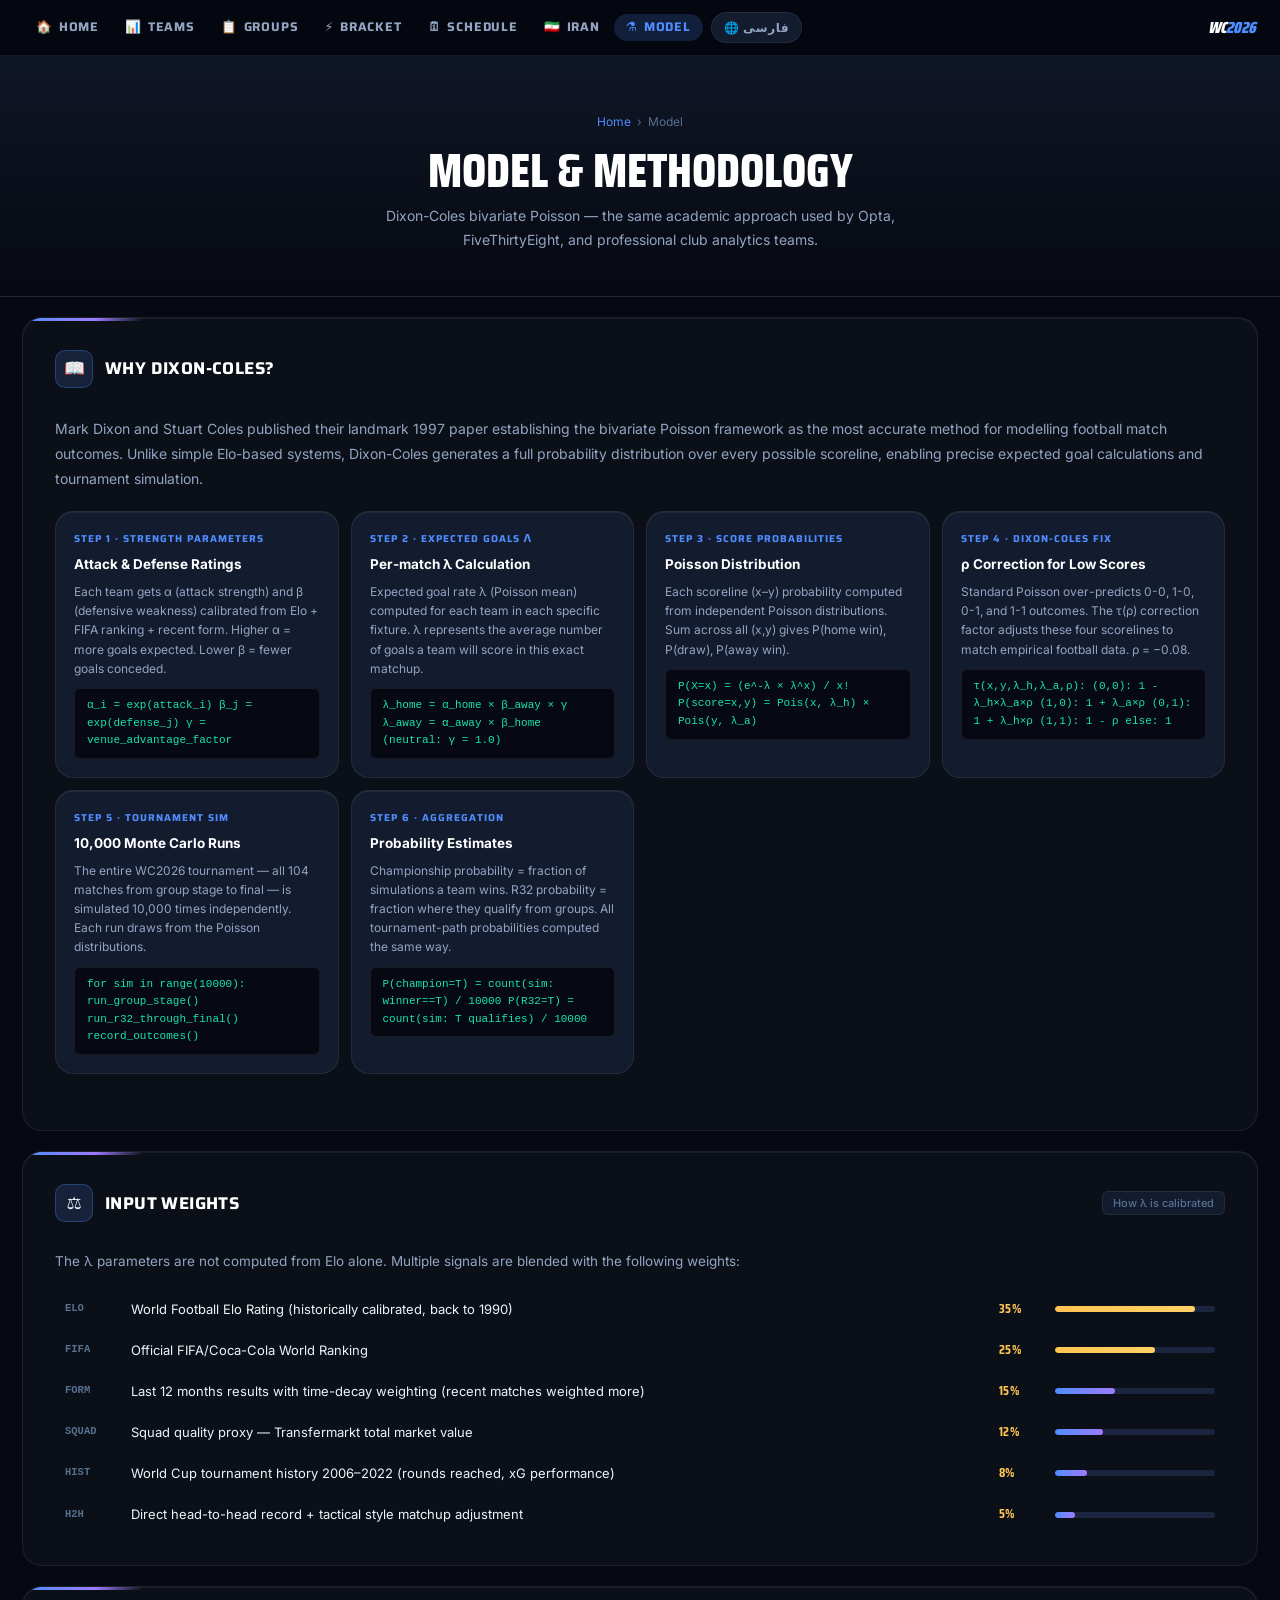
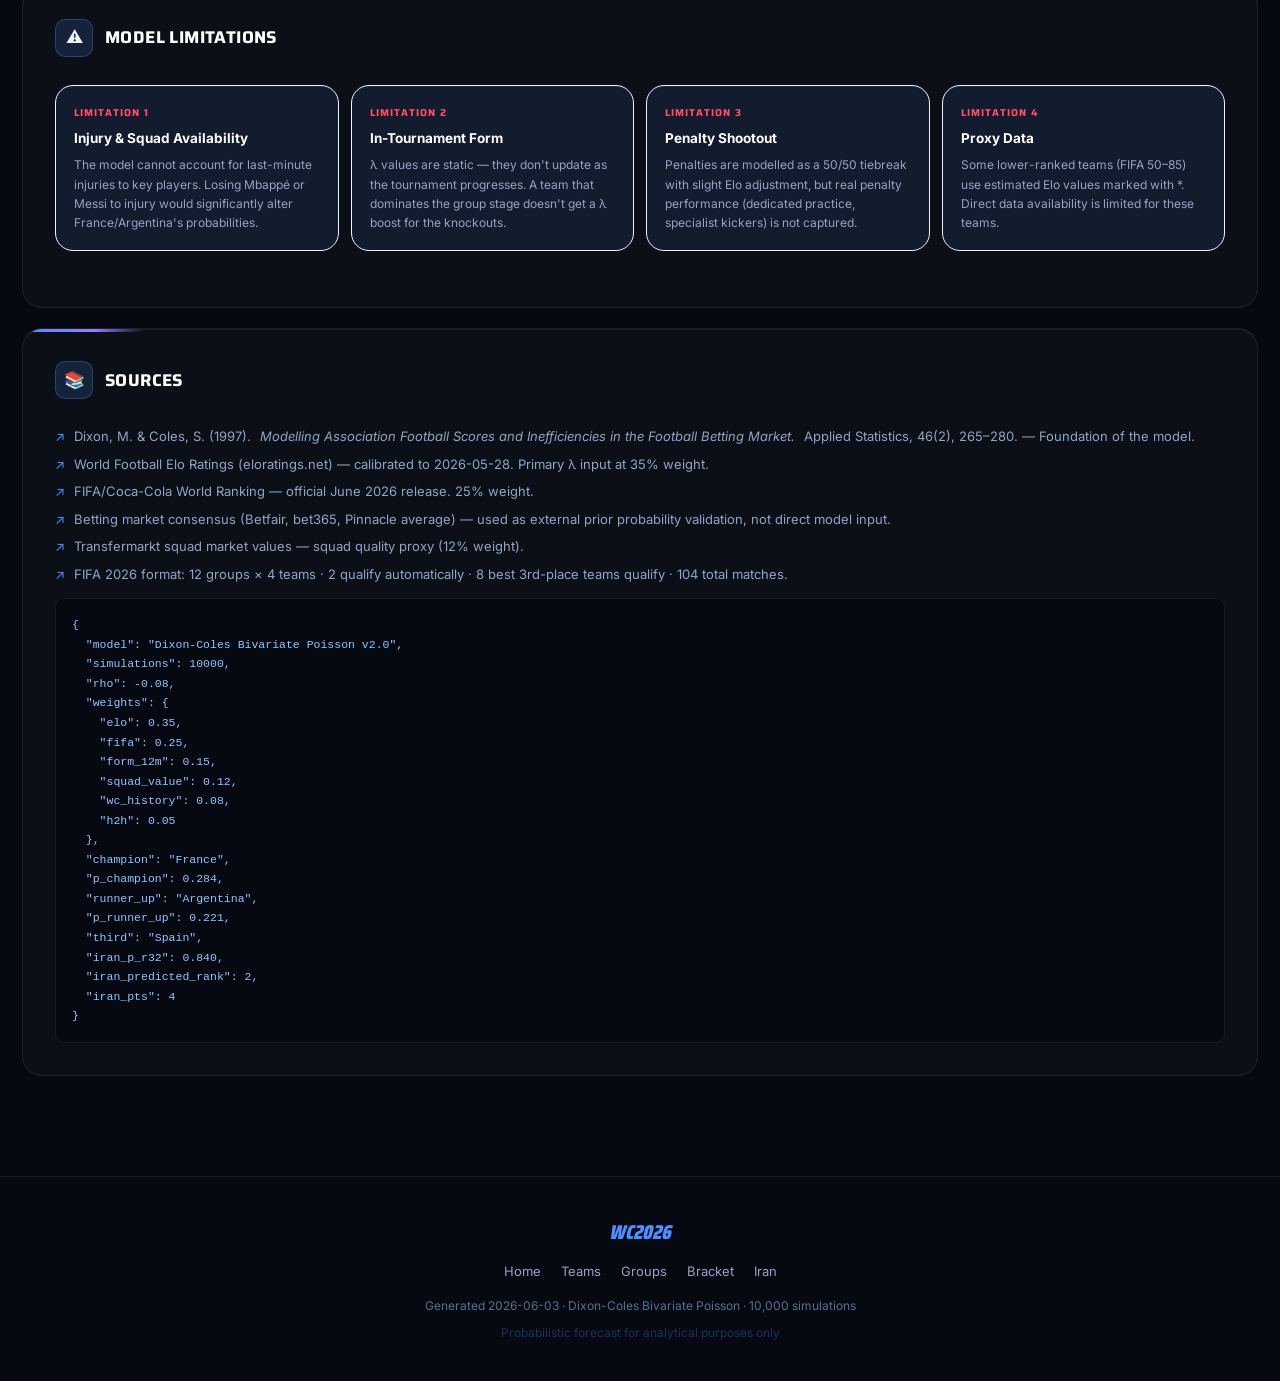
<file: model.html>
<!doctype html>
<html lang="en">
<head>
<meta charset="utf-8"/>
<meta name="viewport" content="width=device-width,initial-scale=1"/>
<title>Model & Methodology — WC2026 Predictor</title>
<link rel="stylesheet" href="assets/style.css"/>
</head>
<body>
<nav>
  <div class="nav-links">
    <a class="nav-a" href="index.html"><span class="ico">🏠</span>Home</a>
    <a class="nav-a" href="teams.html"><span class="ico">📊</span>Teams</a>
    <a class="nav-a" href="groups.html"><span class="ico">📋</span>Groups</a>
    <a class="nav-a" href="bracket.html"><span class="ico">⚡</span>Bracket</a>
    <a class="nav-a" href="schedule.html"><span class="ico">🗓</span>Schedule</a>
    <a class="nav-a" href="iran.html"><span class="ico">🇮🇷</span>Iran</a>
    <a class="nav-a on" href="model.html"><span class="ico">⚗</span>Model</a>
  </div>
  <button class="mob-menu" onclick="toggleMobileNav()">☰</button>
  <button class="lang-btn" onclick="toggleLang()" id="langbtn">🌐 فارسی</button>
  <a class="nav-brand" href="index.html">WC<span>2026</span></a>
</nav>

<div class="page-hero">
  <div class="breadcrumb"><a href="index.html">Home</a> <span>›</span> <span>Model</span></div>
  <h1 data-en="Model & Methodology" data-fa="مدل و روش‌شناسی">Model &amp; Methodology</h1>
  <p data-en="Dixon-Coles bivariate Poisson explained — the same academic approach used by Opta, FiveThirtyEight, and professional club analytics teams." data-fa="توضیح Poisson دوگانه Dixon-Coles — همان رویکرد علمی که توسط Opta، FiveThirtyEight، و تیم‌های تحلیل باشگاه‌های حرفه‌ای استفاده می‌شود.">Dixon-Coles bivariate Poisson — the same academic approach used by Opta, FiveThirtyEight, and professional club analytics teams.</p>
</div>

<main>

<div class="sec">
  <div class="sec-head">
    <div class="sec-ico">📖</div>
    <div class="sec-ttl" data-en="Why Dixon-Coles?" data-fa="چرا Dixon-Coles؟">Why Dixon-Coles?</div>
  </div>
  <p style="color:var(--sub);font-size:14px;line-height:1.8;margin-bottom:20px" data-en="Mark Dixon and Stuart Coles published their landmark paper in 1997 establishing the bivariate Poisson framework as the most accurate method for modelling football match outcomes. Unlike simple Elo-based systems that produce a single win probability, Dixon-Coles generates a full probability distribution over every possible scoreline (0-0, 1-0, 0-1, 2-1... etc.), enabling precise expected goal calculations, accurate draw predictions, and tournament path simulation." data-fa="مارک دیکسون و استوارت کولز در ۱۹۹۷ مقاله مهم خود را منتشر کردند که چارچوب Poisson دوگانه را به عنوان دقیق‌ترین روش مدل‌سازی نتایج فوتبال تثبیت کرد. برخلاف سیستم‌های ساده مبتنی بر Elo که یک احتمال برد تنها تولید می‌کنند، Dixon-Coles توزیع کامل احتمال روی هر نتیجه ممکن تولید می‌کند.">Mark Dixon and Stuart Coles published their landmark 1997 paper establishing the bivariate Poisson framework as the most accurate method for modelling football match outcomes. Unlike simple Elo-based systems, Dixon-Coles generates a full probability distribution over every possible scoreline, enabling precise expected goal calculations and tournament simulation.</p>

  <div class="steps">
    <div class="step">
      <div class="step-n">Step 1 · Strength Parameters</div>
      <div class="step-t">Attack &amp; Defense Ratings</div>
      <div class="step-d">Each team gets α (attack strength) and β (defensive weakness) calibrated from Elo + FIFA ranking + recent form. Higher α = more goals expected. Lower β = fewer goals conceded.</div>
      <div class="step-f">α_i = exp(attack_i)
β_j = exp(defense_j)
γ = venue_advantage_factor</div>
    </div>
    <div class="step">
      <div class="step-n">Step 2 · Expected Goals λ</div>
      <div class="step-t">Per-match λ Calculation</div>
      <div class="step-d">Expected goal rate λ (Poisson mean) computed for each team in each specific fixture. λ represents the average number of goals a team will score in this exact matchup.</div>
      <div class="step-f">λ_home = α_home × β_away × γ
λ_away = α_away × β_home
(neutral: γ = 1.0)</div>
    </div>
    <div class="step">
      <div class="step-n">Step 3 · Score Probabilities</div>
      <div class="step-t">Poisson Distribution</div>
      <div class="step-d">Each scoreline (x–y) probability computed from independent Poisson distributions. Sum across all (x,y) gives P(home win), P(draw), P(away win).</div>
      <div class="step-f">P(X=x) = (e^-λ × λ^x) / x!
P(score=x,y) =
  Pois(x, λ_h) × Pois(y, λ_a)</div>
    </div>
    <div class="step">
      <div class="step-n">Step 4 · Dixon-Coles Fix</div>
      <div class="step-t">ρ Correction for Low Scores</div>
      <div class="step-d">Standard Poisson over-predicts 0-0, 1-0, 0-1, and 1-1 outcomes. The τ(ρ) correction factor adjusts these four scorelines to match empirical football data. ρ = −0.08.</div>
      <div class="step-f">τ(x,y,λ_h,λ_a,ρ):
  (0,0): 1 - λ_h×λ_a×ρ
  (1,0): 1 + λ_a×ρ
  (0,1): 1 + λ_h×ρ
  (1,1): 1 - ρ
  else:  1</div>
    </div>
    <div class="step">
      <div class="step-n">Step 5 · Tournament Sim</div>
      <div class="step-t">10,000 Monte Carlo Runs</div>
      <div class="step-d">The entire WC2026 tournament — all 104 matches from group stage to final — is simulated 10,000 times independently. Each run draws from the Poisson distributions.</div>
      <div class="step-f">for sim in range(10000):
  run_group_stage()
  run_r32_through_final()
  record_outcomes()</div>
    </div>
    <div class="step">
      <div class="step-n">Step 6 · Aggregation</div>
      <div class="step-t">Probability Estimates</div>
      <div class="step-d">Championship probability = fraction of simulations a team wins. R32 probability = fraction where they qualify from groups. All tournament-path probabilities computed the same way.</div>
      <div class="step-f">P(champion=T) =
  count(sim: winner==T) / 10000

P(R32=T) =
  count(sim: T qualifies) / 10000</div>
    </div>
  </div>
</div>

<div class="sec">
  <div class="sec-head">
    <div class="sec-ico">⚖️</div>
    <div class="sec-ttl" data-en="Input Weights" data-fa="وزن‌های ورودی">Input Weights</div>
    <div class="sec-sub" data-en="How λ is calibrated" data-fa="نحوه کالیبراسیون λ">How λ is calibrated</div>
  </div>
  <p style="color:var(--sub);font-size:13.5px;margin-bottom:18px" data-en="The λ parameters are not computed from Elo alone. Multiple signals are blended with the following weights:" data-fa="پارامترهای λ فقط از Elo محاسبه نمی‌شوند. چندین سیگنال با وزن‌های زیر ترکیب می‌شوند:">The λ parameters are not computed from Elo alone. Multiple signals are blended with the following weights:</p>
  <div class="wrows">
    <div class="wr"><div class="wc">ELO</div><div class="wn">World Football Elo Rating (historically calibrated, back to 1990)</div><div class="wp">35%</div><div class="wb"><div class="wbf hi" style="width:87.5%"></div></div></div>
    <div class="wr"><div class="wc">FIFA</div><div class="wn">Official FIFA/Coca-Cola World Ranking</div><div class="wp">25%</div><div class="wb"><div class="wbf hi" style="width:62.5%"></div></div></div>
    <div class="wr"><div class="wc">FORM</div><div class="wn">Last 12 months results with time-decay weighting (recent matches weighted more)</div><div class="wp">15%</div><div class="wb"><div class="wbf" style="width:37.5%"></div></div></div>
    <div class="wr"><div class="wc">SQUAD</div><div class="wn">Squad quality proxy — Transfermarkt total market value</div><div class="wp">12%</div><div class="wb"><div class="wbf" style="width:30%"></div></div></div>
    <div class="wr"><div class="wc">HIST</div><div class="wn">World Cup tournament history 2006–2022 (rounds reached, xG performance)</div><div class="wp">8%</div><div class="wb"><div class="wbf" style="width:20%"></div></div></div>
    <div class="wr"><div class="wc">H2H</div><div class="wn">Direct head-to-head record + tactical style matchup adjustment</div><div class="wp">5%</div><div class="wb"><div class="wbf" style="width:12.5%"></div></div></div>
  </div>
</div>

<div class="sec">
  <div class="sec-head">
    <div class="sec-ico">⚠️</div>
    <div class="sec-ttl" data-en="Model Limitations" data-fa="محدودیت‌های مدل">Model Limitations</div>
  </div>
  <div class="steps">
    <div class="step" style="border-color:var(--red)30">
      <div class="step-n" style="color:var(--red)">Limitation 1</div>
      <div class="step-t">Injury &amp; Squad Availability</div>
      <div class="step-d">The model cannot account for last-minute injuries to key players. Losing Mbappé or Messi to injury would significantly alter France/Argentina's probabilities.</div>
    </div>
    <div class="step" style="border-color:var(--red)30">
      <div class="step-n" style="color:var(--red)">Limitation 2</div>
      <div class="step-t">In-Tournament Form</div>
      <div class="step-d">λ values are static — they don't update as the tournament progresses. A team that dominates the group stage doesn't get a λ boost for the knockouts.</div>
    </div>
    <div class="step" style="border-color:var(--red)30">
      <div class="step-n" style="color:var(--red)">Limitation 3</div>
      <div class="step-t">Penalty Shootout</div>
      <div class="step-d">Penalties are modelled as a 50/50 tiebreak with slight Elo adjustment, but real penalty performance (dedicated practice, specialist kickers) is not captured.</div>
    </div>
    <div class="step" style="border-color:var(--red)30">
      <div class="step-n" style="color:var(--red)">Limitation 4</div>
      <div class="step-t">Proxy Data</div>
      <div class="step-d">Some lower-ranked teams (FIFA 50–85) use estimated Elo values marked with *. Direct data availability is limited for these teams.</div>
    </div>
  </div>
</div>

<div class="sec">
  <div class="sec-head">
    <div class="sec-ico">📚</div>
    <div class="sec-ttl" data-en="Sources" data-fa="منابع">Sources</div>
  </div>
  <ul style="list-style:none;display:flex;flex-direction:column;gap:8px">
    <li style="display:flex;gap:9px;font-size:13px;color:var(--sub);line-height:1.5"><span style="color:var(--blue)">↗</span>Dixon, M. &amp; Coles, S. (1997). <em>Modelling Association Football Scores and Inefficiencies in the Football Betting Market.</em> Applied Statistics, 46(2), 265–280. — Foundation of the model.</li>
    <li style="display:flex;gap:9px;font-size:13px;color:var(--sub);line-height:1.5"><span style="color:var(--blue)">↗</span>World Football Elo Ratings (eloratings.net) — calibrated to 2026-05-28. Primary λ input at 35% weight.</li>
    <li style="display:flex;gap:9px;font-size:13px;color:var(--sub);line-height:1.5"><span style="color:var(--blue)">↗</span>FIFA/Coca-Cola World Ranking — official June 2026 release. 25% weight.</li>
    <li style="display:flex;gap:9px;font-size:13px;color:var(--sub);line-height:1.5"><span style="color:var(--blue)">↗</span>Betting market consensus (Betfair, bet365, Pinnacle average) — used as external prior probability validation, not direct model input.</li>
    <li style="display:flex;gap:9px;font-size:13px;color:var(--sub);line-height:1.5"><span style="color:var(--blue)">↗</span>Transfermarkt squad market values — squad quality proxy (12% weight).</li>
    <li style="display:flex;gap:9px;font-size:13px;color:var(--sub);line-height:1.5"><span style="color:var(--blue)">↗</span>FIFA 2026 format: 12 groups × 4 teams · 2 qualify automatically · 8 best 3rd-place teams qualify · 104 total matches.</li>
  </ul>

  <pre>{
  "model": "Dixon-Coles Bivariate Poisson v2.0",
  "simulations": 10000,
  "rho": -0.08,
  "weights": {
    "elo": 0.35,
    "fifa": 0.25,
    "form_12m": 0.15,
    "squad_value": 0.12,
    "wc_history": 0.08,
    "h2h": 0.05
  },
  "champion": "France",
  "p_champion": 0.284,
  "runner_up": "Argentina",
  "p_runner_up": 0.221,
  "third": "Spain",
  "iran_p_r32": 0.840,
  "iran_predicted_rank": 2,
  "iran_pts": 4
}</pre>
</div>

</main>

<footer>
  <div class="f-logo">WC2026</div>
  <div class="f-links">
    <a href="index.html">Home</a><a href="teams.html">Teams</a><a href="groups.html">Groups</a><a href="bracket.html">Bracket</a><a href="iran.html">Iran</a>
  </div>
  <div>Generated 2026-06-03 · Dixon-Coles Bivariate Poisson · 10,000 simulations</div>
  <div style="color:#1e3058;margin-top:4px">Probabilistic forecast for analytical purposes only</div>
</footer>
<script src="assets/app.js"></script>
</body>
</html>
</file>
<file: assets/style.css>
@import url('https://fonts.googleapis.com/css2?family=Saira:wght@400;500;600;700;800;900&family=Saira+Condensed:wght@500;600;700;800&family=Inter:wght@300;400;500;600;700;800;900&family=Vazirmatn:wght@400;500;600;700;800&display=swap');

:root{
  --bg:#060911;--s1:#0b1018;--s2:#0f1626;--card:#131b2e;--card2:#1b253f;
  --b1:rgba(255,255,255,.07);--b2:rgba(255,255,255,.16);--text:#eef2f9;--sub:#93a4c2;--dim:#56708f;
  --blue:#4f8dff;--indigo:#9d7bff;--teal:#19e3b1;--gold:#ffc452;--amber:#ffd166;
  --red:#ff4d6a;--green:#2ee6a8;--iran:#4ade80;--r:18px;--rs:12px;
  --disp:'Saira',system-ui,sans-serif;--cond:'Saira Condensed','Saira',sans-serif;
}
*,*::before,*::after{box-sizing:border-box;margin:0;padding:0}
html{scroll-behavior:smooth}
body{font-family:'Inter',system-ui,sans-serif;background:var(--bg);color:var(--text);line-height:1.7;overflow-x:hidden;-webkit-font-smoothing:antialiased}
body.fa{font-family:'Vazirmatn',system-ui,sans-serif}

/* NAV */
nav{position:sticky;top:0;z-index:200;background:#05080fee;backdrop-filter:blur(24px) saturate(1.6);border-bottom:1px solid var(--b1);height:56px;display:flex;align-items:center;padding:0 24px;gap:8px}
.nav-brand{font-size:16px;font-weight:900;letter-spacing:-0.5px;color:#fff;white-space:nowrap;text-decoration:none;margin-left:auto}
.nav-brand span{color:var(--blue)}
.nav-links{display:flex;gap:2px}
.nav-a{display:flex;align-items:center;gap:6px;background:none;border:none;font:600 12.5px/1 'Inter',sans-serif;color:var(--sub);padding:7px 12px;border-radius:7px;cursor:pointer;transition:.15s;white-space:nowrap;text-decoration:none}
.nav-a:hover{background:var(--card);color:var(--text)}
.nav-a.on{background:var(--blue)18;color:var(--blue)}
.lang-btn{background:var(--card);border:1px solid var(--b1);border-radius:7px;font:600 12px 'Inter',sans-serif;color:var(--sub);padding:5px 12px;cursor:pointer;transition:.15s}
.lang-btn:hover{border-color:var(--b2);color:var(--text)}
.mob-menu{display:none;background:none;border:none;color:var(--sub);font-size:20px;cursor:pointer;padding:4px 8px}

/* FLAG IMAGES */
.f-img{width:22px;height:15px;border-radius:2px;object-fit:cover;vertical-align:middle;margin-right:6px}
.f-img-sm{width:18px;height:12px;border-radius:2px;object-fit:cover;vertical-align:middle;margin-right:4px}
.f-img-lg{width:48px;height:32px;border-radius:4px;object-fit:cover;box-shadow:0 2px 8px #0006}
.f-img-xl{width:64px;height:43px;border-radius:5px;object-fit:cover;box-shadow:0 3px 12px #0006}

/* LAYOUT */
main{max-width:1300px;margin:0 auto;padding:0 22px 80px}

/* PAGE HERO */
.page-hero{padding:56px 24px 44px;text-align:center;border-bottom:1px solid var(--b1);background:linear-gradient(180deg,var(--s2) 0%,var(--bg) 100%);position:relative;overflow:hidden}
.page-hero::before{content:'';position:absolute;inset:0;background:radial-gradient(ellipse 80% 60% at 50% 0%,var(--blue)10 0%,transparent 70%)}
.page-hero h1{font-size:clamp(26px,4vw,48px);font-weight:900;letter-spacing:-1.5px;color:#fff;margin-bottom:10px}
.page-hero p{font-size:14px;color:var(--sub);max-width:540px;margin:0 auto}
.breadcrumb{display:flex;align-items:center;gap:6px;justify-content:center;font-size:12px;color:var(--dim);margin-bottom:16px}
.breadcrumb a{color:var(--blue);text-decoration:none}

/* SECTION */
.sec{background:var(--s1);border:1px solid var(--b1);border-radius:20px;padding:32px;margin:20px 0;position:relative;overflow:hidden}
.sec::before{content:'';position:absolute;top:0;left:0;right:0;height:1px;background:linear-gradient(90deg,transparent,var(--blue)50,transparent)}
.sec-head{display:flex;align-items:center;gap:12px;margin-bottom:28px;flex-wrap:wrap}
.sec-ico{width:38px;height:38px;border-radius:10px;background:var(--blue)15;border:1px solid var(--blue)30;display:flex;align-items:center;justify-content:center;font-size:17px;flex-shrink:0}
.sec-ttl{font-size:17px;font-weight:700;color:#fff;letter-spacing:-.3px}
.sec-sub{margin-left:auto;font-size:11px;color:var(--dim);background:var(--card);border:1px solid var(--b1);border-radius:6px;padding:2px 10px;font-weight:500}

/* TABLES */
.tw{overflow-x:auto;border-radius:var(--rs)}
table{width:100%;border-collapse:collapse;font-size:13px;direction:ltr;text-align:left}
th{background:var(--card2);color:var(--sub);font-weight:600;padding:10px 12px;white-space:nowrap;font-size:11px;text-transform:uppercase;letter-spacing:.5px;position:sticky;top:0;z-index:2}
td{padding:9px 12px;border-bottom:1px solid #0c1a2a;white-space:nowrap;vertical-align:middle}
tr:last-child td{border-bottom:none}
tr:hover td{background:#0d1e3080}
.row-ir td{background:#071a0e!important}
.row-ir:hover td{background:#0a2214!important}
.row-ch td{background:#13100208!important}
.row-ru td{background:#07160908!important}

/* BADGES */
.b{display:inline-flex;align-items:center;padding:2px 9px;border-radius:99px;font-size:10.5px;font-weight:700;white-space:nowrap}
.b-g{background:#0b2e20;color:#34d399;border:1px solid #16a34a40}
.b-o{background:#1f0a0a;color:#f87171;border:1px solid #ef444440}
.b-r{background:#1a0010;color:#f472b6;border:1px solid #ec489940}
.b-q{background:#0a1e35;color:#60a5fa;border:1px solid #3b82f640}
.b-c{background:var(--card2);color:var(--sub);border:1px solid var(--b1);font-size:10px;padding:1px 7px}
.b-gold{background:#1a1000;color:var(--gold);border:1px solid var(--gold)40}

/* PROB BAR */
.pb{display:flex;align-items:center;gap:6px}
.pt{width:44px;height:4px;background:var(--card2);border-radius:99px;overflow:hidden;flex-shrink:0}
.pf{height:100%;border-radius:99px;background:var(--blue)}
.pf.g{background:var(--green)}
.pf.r{background:var(--red)}

/* POISSON CARDS */
.pgrid{display:grid;grid-template-columns:repeat(auto-fit,minmax(260px,1fr));gap:14px;margin-bottom:20px}
.pc{background:var(--card);border:1px solid var(--b1);border-radius:var(--r);padding:18px 20px}
.pc-m{font-size:13.5px;font-weight:700;color:#fff;margin-bottom:3px}
.pc-l{font-size:11px;color:var(--dim);margin-bottom:8px}
.pc-score{font-size:20px;font-weight:900;color:#fff;letter-spacing:1px;margin-bottom:12px;display:inline-flex;align-items:center;gap:8px}
.pc-score-label{font-size:10px;font-weight:600;color:var(--blue);background:var(--blue)18;border:1px solid var(--blue)30;border-radius:4px;padding:1px 6px;text-transform:uppercase;letter-spacing:.5px}
.pc-rows{display:flex;flex-direction:column;gap:7px}
.pr{display:grid;grid-template-columns:70px 1fr 44px;align-items:center;gap:8px}
.pr-l{font-size:12px;color:var(--sub)}
.pt2{height:8px;background:var(--card2);border-radius:99px;overflow:hidden}
.pf2{height:100%;border-radius:99px}
.pf2.blue{background:linear-gradient(90deg,#3d9bff,#60c0ff)}
.pf2.grey{background:linear-gradient(90deg,#3a4a5a,#5a6a7a)}
.pf2.green{background:linear-gradient(90deg,#00c896,#22d3a0)}
.pr-v{font-size:12.5px;font-weight:700;color:var(--text);text-align:right}

/* BRACKET */
.bstage{background:var(--card);border:1px solid var(--b1);border-radius:var(--r);padding:18px 20px;margin:14px 0}
.bstage-l{font-size:10.5px;font-weight:700;text-transform:uppercase;letter-spacing:1.5px;color:var(--dim);margin-bottom:14px;display:flex;align-items:center;gap:8px}
.bstage-l::after{content:'';flex:1;height:1px;background:var(--b1)}
.mgrid{display:grid;grid-template-columns:repeat(auto-fill,minmax(256px,1fr));gap:8px}
.mc{background:var(--s1);border:1px solid var(--b1);border-radius:9px;padding:10px 12px;display:flex;align-items:center;gap:9px;transition:.15s}
.mc:hover{border-color:var(--b2)}
.mc.iran-m{border-color:var(--iran)40}
.mc.final-m{background:linear-gradient(135deg,#140e01,var(--s1));border-color:var(--gold)55}
.mn{font-size:10px;color:var(--dim);width:18px;text-align:center;flex-shrink:0}
.mts{flex:1}
.tl{display:flex;align-items:center;gap:6px;font-size:13px;padding:2px 0}
.tl.w{font-weight:700;color:#fff}
.tl.l{color:var(--dim)}
.tl.d{color:var(--sub)}
.mm{text-align:right;flex-shrink:0}
.mr{font-size:15px;color:#fff;font-weight:800;letter-spacing:.5px;line-height:1.2}
.mr-pens{font-size:10px;color:var(--gold);font-weight:700;display:block}
.mr-real{font-size:12px;color:var(--teal);margin-top:4px;letter-spacing:.5px}
.mc2{font-size:10px;color:var(--blue);margin-top:3px}

/* TABS */
.tabs{display:flex;gap:3px;flex-wrap:wrap;background:var(--card);border:1px solid var(--b1);border-radius:var(--rs);padding:4px;margin-bottom:18px}
.tb{background:none;border:none;border-radius:6px;padding:6px 13px;font:700 13px 'Inter',sans-serif;color:var(--sub);cursor:pointer;transition:.15s}
.tb:hover{background:var(--card2);color:var(--text)}
.tb.on{background:var(--blue);color:#fff}
.tp{display:none}
.tp.on{display:block}

/* MATCH GROUP HEADER */
.match-group-header{font-size:11px;font-weight:700;text-transform:uppercase;letter-spacing:1.5px;color:var(--dim);margin:18px 0 8px;display:flex;align-items:center;gap:8px}
.match-group-header::after{content:'';flex:1;height:1px;background:var(--b1)}

/* IRAN BOX */
.ibox{background:linear-gradient(135deg,#06140a,var(--s1));border:1px solid var(--iran)30;border-radius:var(--r);padding:18px 20px;margin-bottom:18px}
.ibox-t{font-size:14px;font-weight:700;color:var(--iran);margin-bottom:7px}

/* NOTICE */
.notice{display:flex;gap:11px;background:linear-gradient(135deg,#1a0d00,var(--s1));border:1px solid var(--gold)28;border-radius:var(--rs);padding:13px 17px;margin-top:16px;font-size:13px;color:#fde68a;line-height:1.6}

/* CHIPS */
.chips{display:grid;grid-template-columns:repeat(auto-fit,minmax(160px,1fr));gap:10px;margin-top:4px}
.chip{background:var(--card);border:1px solid var(--b1);border-radius:var(--r);padding:15px 17px;transition:.15s}
.chip:hover{border-color:var(--b2);transform:translateY(-1px)}
.chip.iran{border-color:var(--iran)40;background:linear-gradient(135deg,#071a0e,var(--card))}
.chip-l{font-size:10px;text-transform:uppercase;letter-spacing:1px;color:var(--dim);font-weight:600;margin-bottom:6px}
.chip-v{font-size:20px;font-weight:800;color:#fff;margin-bottom:3px}
.chip-s{font-size:12px;color:var(--sub)}

/* MODEL STEPS */
.steps{display:grid;grid-template-columns:repeat(auto-fit,minmax(240px,1fr));gap:12px;margin-bottom:24px}
.step{background:var(--card);border:1px solid var(--b1);border-radius:var(--r);padding:18px}
.step-n{font-size:10px;font-weight:700;text-transform:uppercase;letter-spacing:1px;color:var(--blue);margin-bottom:6px}
.step-t{font-size:13.5px;font-weight:700;color:#fff;margin-bottom:6px}
.step-d{font-size:12px;color:var(--sub);line-height:1.6}
.step-f{margin-top:10px;background:var(--bg);border:1px solid var(--b1);border-radius:6px;padding:8px 12px;font-family:'Courier New',monospace;font-size:11px;color:var(--teal);direction:ltr;text-align:left;line-height:1.6}

/* WEIGHT ROWS */
.wrows{display:flex;flex-direction:column;gap:5px;margin-top:4px}
.wr{display:grid;grid-template-columns:56px 1fr 46px 160px;gap:10px;align-items:center;padding:7px 10px;border-radius:7px;transition:.15s}
.wr:hover{background:var(--card)}
.wc{font-size:10.5px;color:var(--dim);font-weight:600;font-family:monospace}
.wn{font-size:13px;color:var(--text)}
.wp{font-size:13px;font-weight:700;color:var(--gold);direction:ltr;text-align:left}
.wb{height:6px;background:var(--card2);border-radius:99px;overflow:hidden}
.wbf{height:100%;border-radius:99px;background:linear-gradient(90deg,var(--blue),var(--indigo))}
.wbf.hi{background:linear-gradient(90deg,var(--gold),var(--amber))}

pre{direction:ltr;text-align:left;background:var(--bg);color:#93c5fd;padding:16px;border-radius:9px;overflow-x:auto;font-size:11.5px;border:1px solid var(--b1);line-height:1.7;margin-top:14px}

::-webkit-scrollbar{width:5px;height:5px}
::-webkit-scrollbar-track{background:var(--bg)}
::-webkit-scrollbar-thumb{background:var(--b1);border-radius:99px}

footer{text-align:center;padding:36px;color:var(--dim);font-size:12px;border-top:1px solid var(--b1);line-height:1.9}
.f-logo{font-size:20px;font-weight:900;color:var(--blue);letter-spacing:-1px;margin-bottom:8px}
.f-links{display:flex;justify-content:center;gap:20px;margin-bottom:12px;flex-wrap:wrap}
.f-links a{color:var(--sub);text-decoration:none;font-size:13px;transition:.15s}
.f-links a:hover{color:var(--blue)}

@media(max-width:900px){
  .nav-links{display:none}
  .mob-menu{display:block}
  .nav-links.open{display:flex;flex-direction:column;position:fixed;top:56px;left:0;right:0;background:#05080fff;border-bottom:1px solid var(--b1);padding:10px 16px;gap:4px;z-index:300}
  main{padding:0 12px 60px}
  .sec{padding:18px 14px}
  .mgrid{grid-template-columns:1fr}
  .wr{grid-template-columns:46px 1fr 38px}
  .wb{display:none}
  .page-hero{padding:36px 16px 30px}
}
@media(max-width:560px){
  .steps{grid-template-columns:1fr}
  .pgrid{grid-template-columns:1fr}
}

/* ═══ TIMEZONE PICKER ═══════════════════════════════════════════════════════ */
.tz-picker{display:flex;align-items:center;flex-wrap:wrap;gap:6px;padding:12px 16px;background:var(--s1);border:1px solid var(--b1);border-radius:var(--r);margin-bottom:18px}
.tz-picker-label{font-size:11px;font-weight:700;text-transform:uppercase;letter-spacing:.8px;color:var(--dim);margin-right:4px;white-space:nowrap}
.tz-btn{display:inline-flex;align-items:center;gap:5px;background:var(--card);border:1px solid var(--b1);border-radius:99px;font-size:12px;font-weight:600;color:var(--sub);padding:5px 12px;cursor:pointer;transition:border-color .15s,color .15s,background .15s;white-space:nowrap}
.tz-btn:hover{border-color:var(--b2);color:var(--text)}
.tz-btn.on{background:color-mix(in srgb,var(--blue) 18%,transparent);border-color:var(--blue)70;color:var(--blue)}
.tz-btn-label{font-size:11px}
/* Compact inline version on match cards / groups page */
.tz-bar{display:flex;align-items:center;flex-wrap:wrap;gap:5px;margin-bottom:14px}
.tz-bar .tz-picker-label{font-size:10px}
.tz-bar .tz-btn{font-size:11px;padding:3px 10px}
.tz-bar .tz-btn-label{font-size:10px}
@media(max-width:600px){.tz-btn-label{display:none}}

/* ═══ SCHEDULE LAYER ════════════════════════════════════════════════════════ */
/* Schedule info injected into match cards */
.mc-sched{display:flex;align-items:center;flex-wrap:wrap;gap:5px 8px;padding:7px 10px 8px;border-top:1px solid var(--b1);margin-top:8px;font-size:11px;color:var(--sub)}
.ms-date{font-weight:600;color:var(--text)}
.ms-time{color:var(--sub)}
.ms-venue{color:var(--dim);white-space:nowrap;overflow:hidden;text-overflow:ellipsis;max-width:120px}
.ms-cd{margin-left:auto;font-family:var(--cond,monospace);font-weight:700;color:var(--gold);font-size:12px}
.ms-badge{display:inline-flex;align-items:center;font-size:9px;font-weight:800;letter-spacing:1.2px;text-transform:uppercase;padding:2px 6px;border-radius:99px}
.ms-live{background:var(--red);color:#fff;animation:pulse-live 1.2s ease-in-out infinite}
.ms-today{background:color-mix(in srgb,var(--blue) 22%,transparent);color:var(--blue);border:1px solid var(--blue)55}
.ms-past{background:var(--b1);color:var(--dim)}
@keyframes pulse-live{0%,100%{opacity:1}50%{opacity:.6}}
/* Match card state tints */
.mc-live{border-color:var(--red)55!important;background:color-mix(in srgb,var(--red) 5%,var(--card))}
.mc-today{border-color:var(--blue)44!important;background:color-mix(in srgb,var(--blue) 4%,var(--card))}
.mc-past{opacity:.72}

/* Schedule page specific */
.sched-round-hdr{font-family:var(--cond,sans-serif);font-weight:800;font-size:13px;text-transform:uppercase;letter-spacing:1.5px;color:var(--blue);padding:14px 0 8px;border-bottom:1px solid var(--b1);margin-bottom:12px}
.sched-date-hdr{font-size:11px;font-weight:700;color:var(--sub);text-transform:uppercase;letter-spacing:.8px;padding:10px 0 6px;display:flex;align-items:center;gap:8px}
.sched-date-hdr::after{content:'';flex:1;height:1px;background:var(--b1)}
.sched-card{background:var(--card);border:1px solid var(--b1);border-radius:var(--r);padding:14px 16px;display:flex;flex-direction:column;gap:10px;transition:border-color .2s}
.sched-card:hover{border-color:var(--b2)}
.sched-card.sc-live{border-color:var(--red)66;background:color-mix(in srgb,var(--red) 6%,var(--card))}
.sched-card.sc-today{border-color:var(--blue)55}
.sched-card.sc-past{opacity:.7}
.sched-top{display:flex;align-items:center;gap:8px;font-size:11px;color:var(--sub)}
.sched-mn{font-family:var(--cond,monospace);font-weight:700;font-size:10px;background:var(--b1);color:var(--dim);padding:1px 6px;border-radius:4px}
.sched-round-tag{font-size:10px;color:var(--dim);text-transform:uppercase;letter-spacing:.6px}
.sched-badge{font-size:9px;font-weight:800;letter-spacing:1.2px;text-transform:uppercase;padding:2px 7px;border-radius:99px;margin-left:auto}
.sched-badge.sb-live{background:var(--red);color:#fff;animation:pulse-live 1.2s infinite}
.sched-badge.sb-today{background:color-mix(in srgb,var(--blue) 22%,transparent);color:var(--blue);border:1px solid var(--blue)55}
.sched-badge.sb-past{background:var(--b1);color:var(--dim)}
.sched-badge.sb-upcoming{background:color-mix(in srgb,var(--teal) 15%,transparent);color:var(--teal);border:1px solid var(--teal)44}
.sched-teams{display:flex;align-items:center;justify-content:space-between;gap:8px}
.sched-team{display:flex;align-items:center;gap:6px;font-weight:600;font-size:13px;color:var(--text);flex:1}
.sched-team.st-away{flex-direction:row-reverse;text-align:right}
.sched-vs{font-family:var(--cond,monospace);font-size:15px;font-weight:800;color:var(--dim);flex-shrink:0}
.sched-tbd{font-size:12px;color:var(--dim);text-align:center;font-style:italic}
.sched-meta{display:flex;flex-wrap:wrap;gap:6px 14px;font-size:11px;color:var(--dim);padding-top:6px;border-top:1px solid var(--b1)}
.sched-meta-item{display:flex;align-items:center;gap:4px}
.sched-meta-ico{opacity:.6;font-size:12px}
.sched-cd{font-family:var(--cond,monospace);font-weight:700;color:var(--gold);font-size:13px;margin-left:auto}
.sched-grid{display:grid;grid-template-columns:1fr 1fr;gap:10px}
@media(max-width:640px){.sched-grid{grid-template-columns:1fr}}

/* Schedule page nav link */
.nav-a[href="schedule.html"].on,.nav-a[href="schedule.html"]:hover{color:var(--blue)}

/* ═══ MODERN + ATHLETIC THEME LAYER (broadcast-sport reskin) ═══ */
/* Condensed uppercase headlines */
.page-hero h1{font-family:var(--cond);font-weight:800;letter-spacing:0;text-transform:uppercase;line-height:.95}
.sec-ttl{font-family:var(--disp);text-transform:uppercase;letter-spacing:.4px;font-weight:700}
.nav-brand,.f-logo{font-family:var(--cond);font-style:italic;text-transform:uppercase;letter-spacing:0}
/* Uppercase pill nav, buttons, tabs, badges */
.nav-a{font-family:var(--disp);text-transform:uppercase;letter-spacing:.8px;border-radius:99px;font-weight:700}
.nav-a.on{background:color-mix(in srgb,var(--blue) 18%,transparent);color:var(--blue)}
.lang-btn{font-family:var(--disp);text-transform:uppercase;letter-spacing:.6px;border-radius:99px}
.tabs{border-radius:99px}
.tb{font-family:var(--disp);text-transform:uppercase;letter-spacing:.6px;border-radius:99px}
.b{font-family:var(--disp);text-transform:uppercase;letter-spacing:.6px}
.bstage-l,.match-group-header,.chip-l,.step-n,.d-prob-l,.kpi-l{font-family:var(--disp)}
/* Condensed numerals: scores, ranks, percentages */
.chip-v,.mr,.pc-score,.wp,.pr-v,.o-pct,.kpi-n,.d-prob,.score-v{font-family:var(--cond);letter-spacing:.3px}
.d-prob,.score-v{font-weight:800}
/* Fix legacy var-concat tints + add modern glassy elevation */
.sec-ico{background:color-mix(in srgb,var(--blue) 15%,transparent);border:1px solid color-mix(in srgb,var(--blue) 30%,transparent)}
.sec,.chip,.pc,.bstage,.mc,.step,.duel-card,.odds-card{box-shadow:inset 0 1px 0 rgba(255,255,255,.06)}
/* Angled broadcast accent tab on section panels */
.sec::before{height:3px;left:0;right:auto;width:120px;background:linear-gradient(90deg,var(--blue),var(--indigo) 60%,transparent)}
</file>
